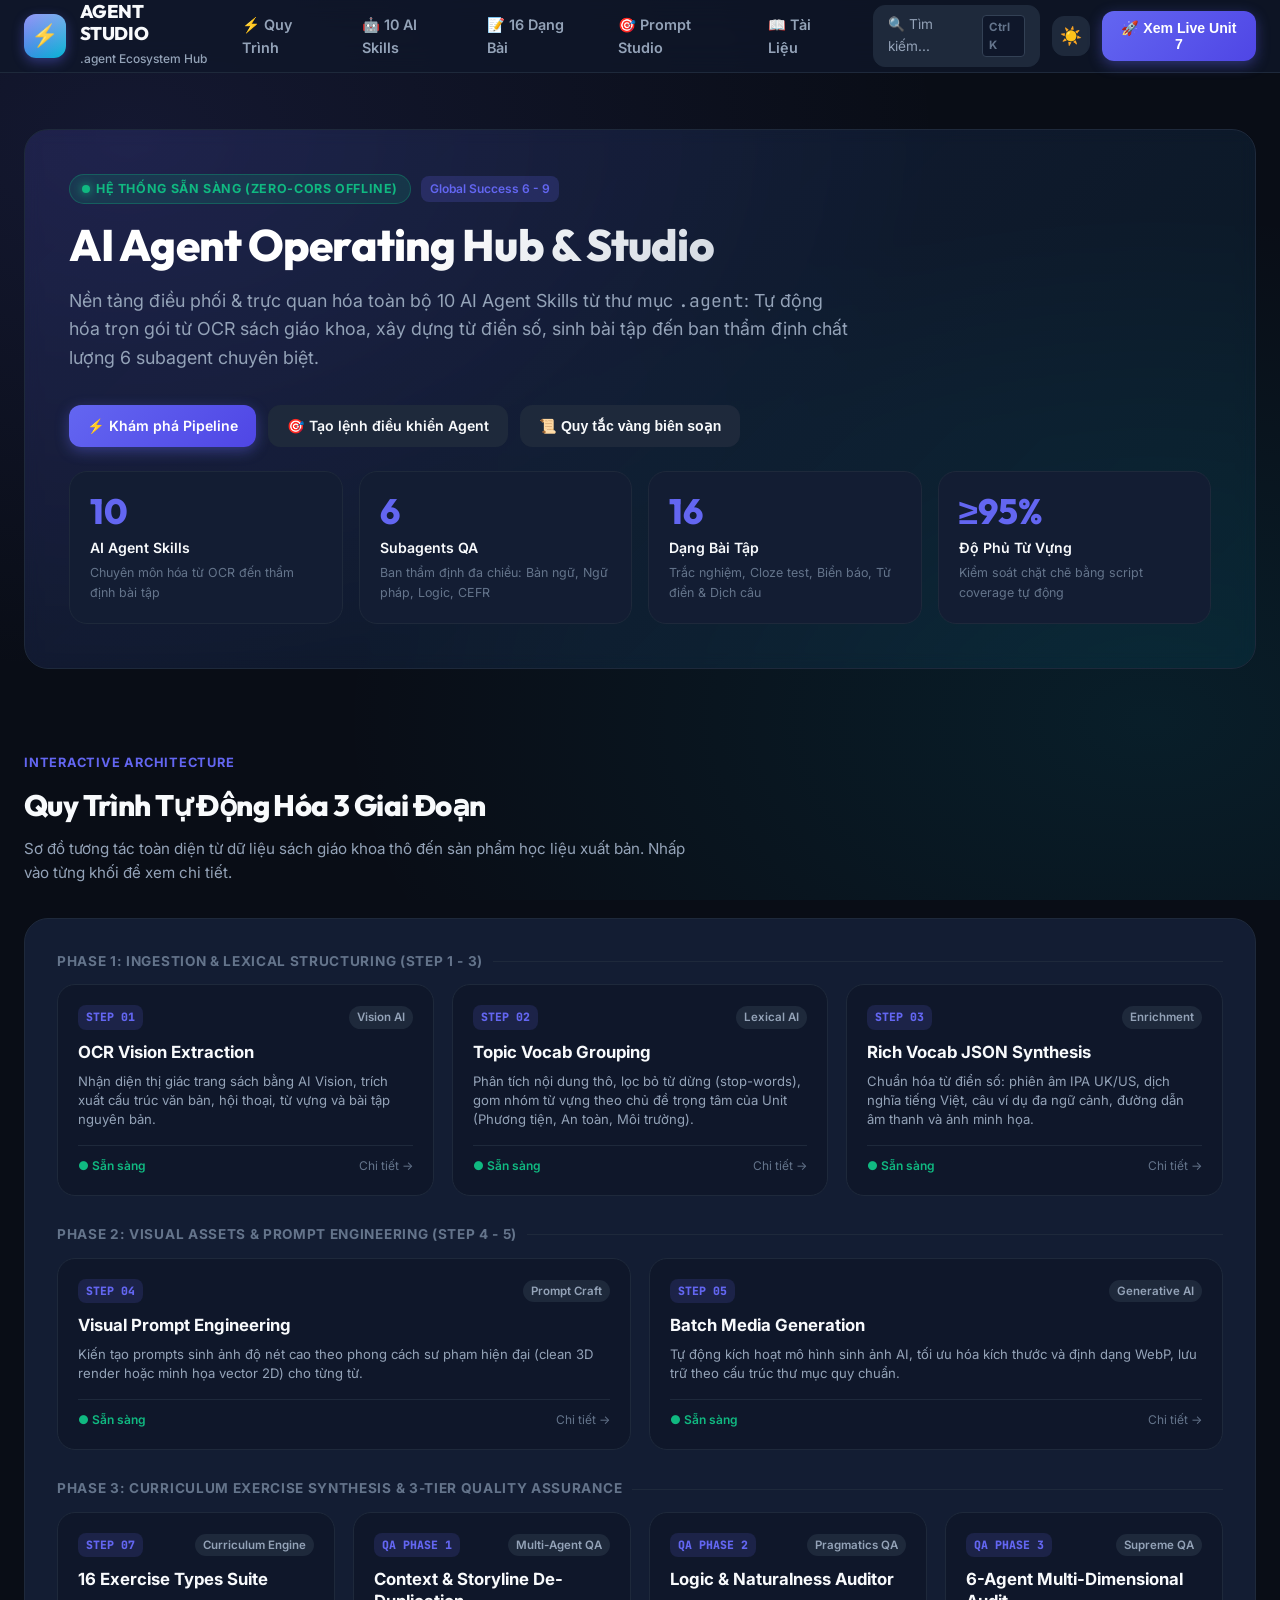
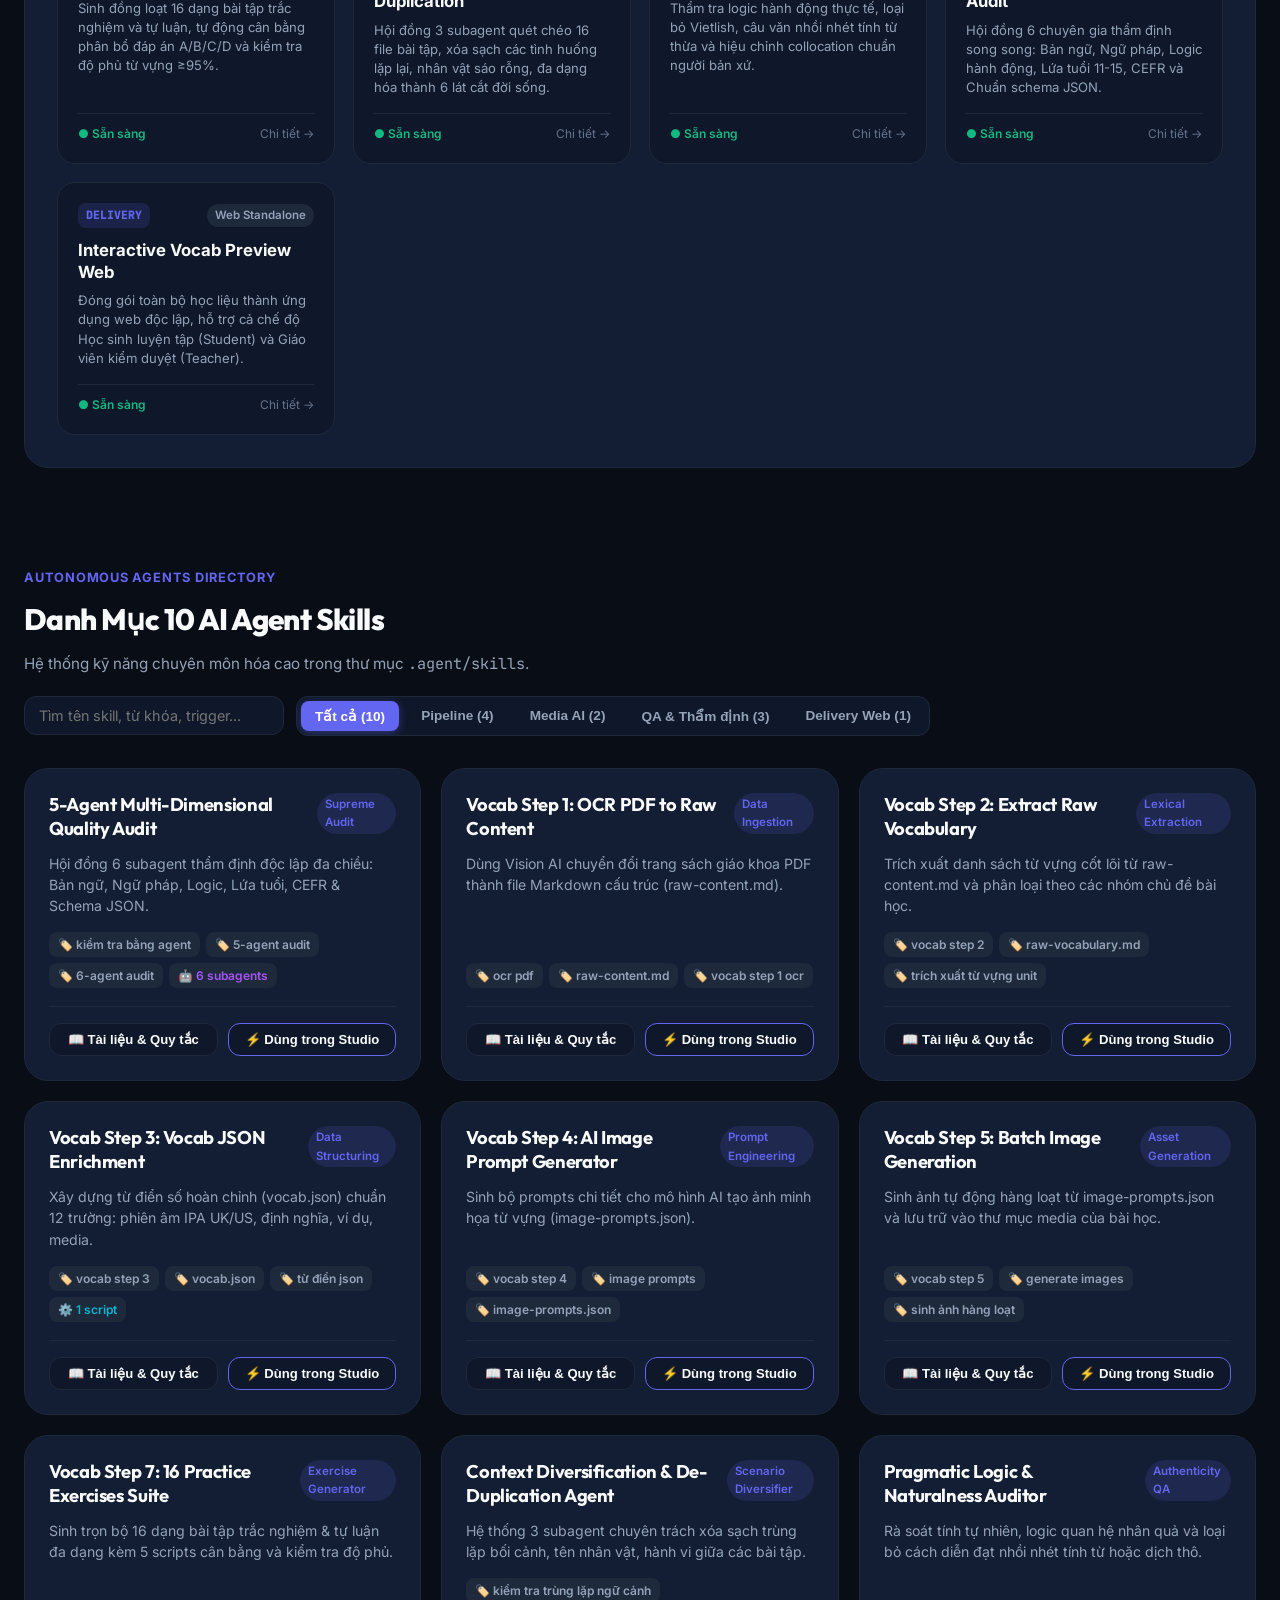
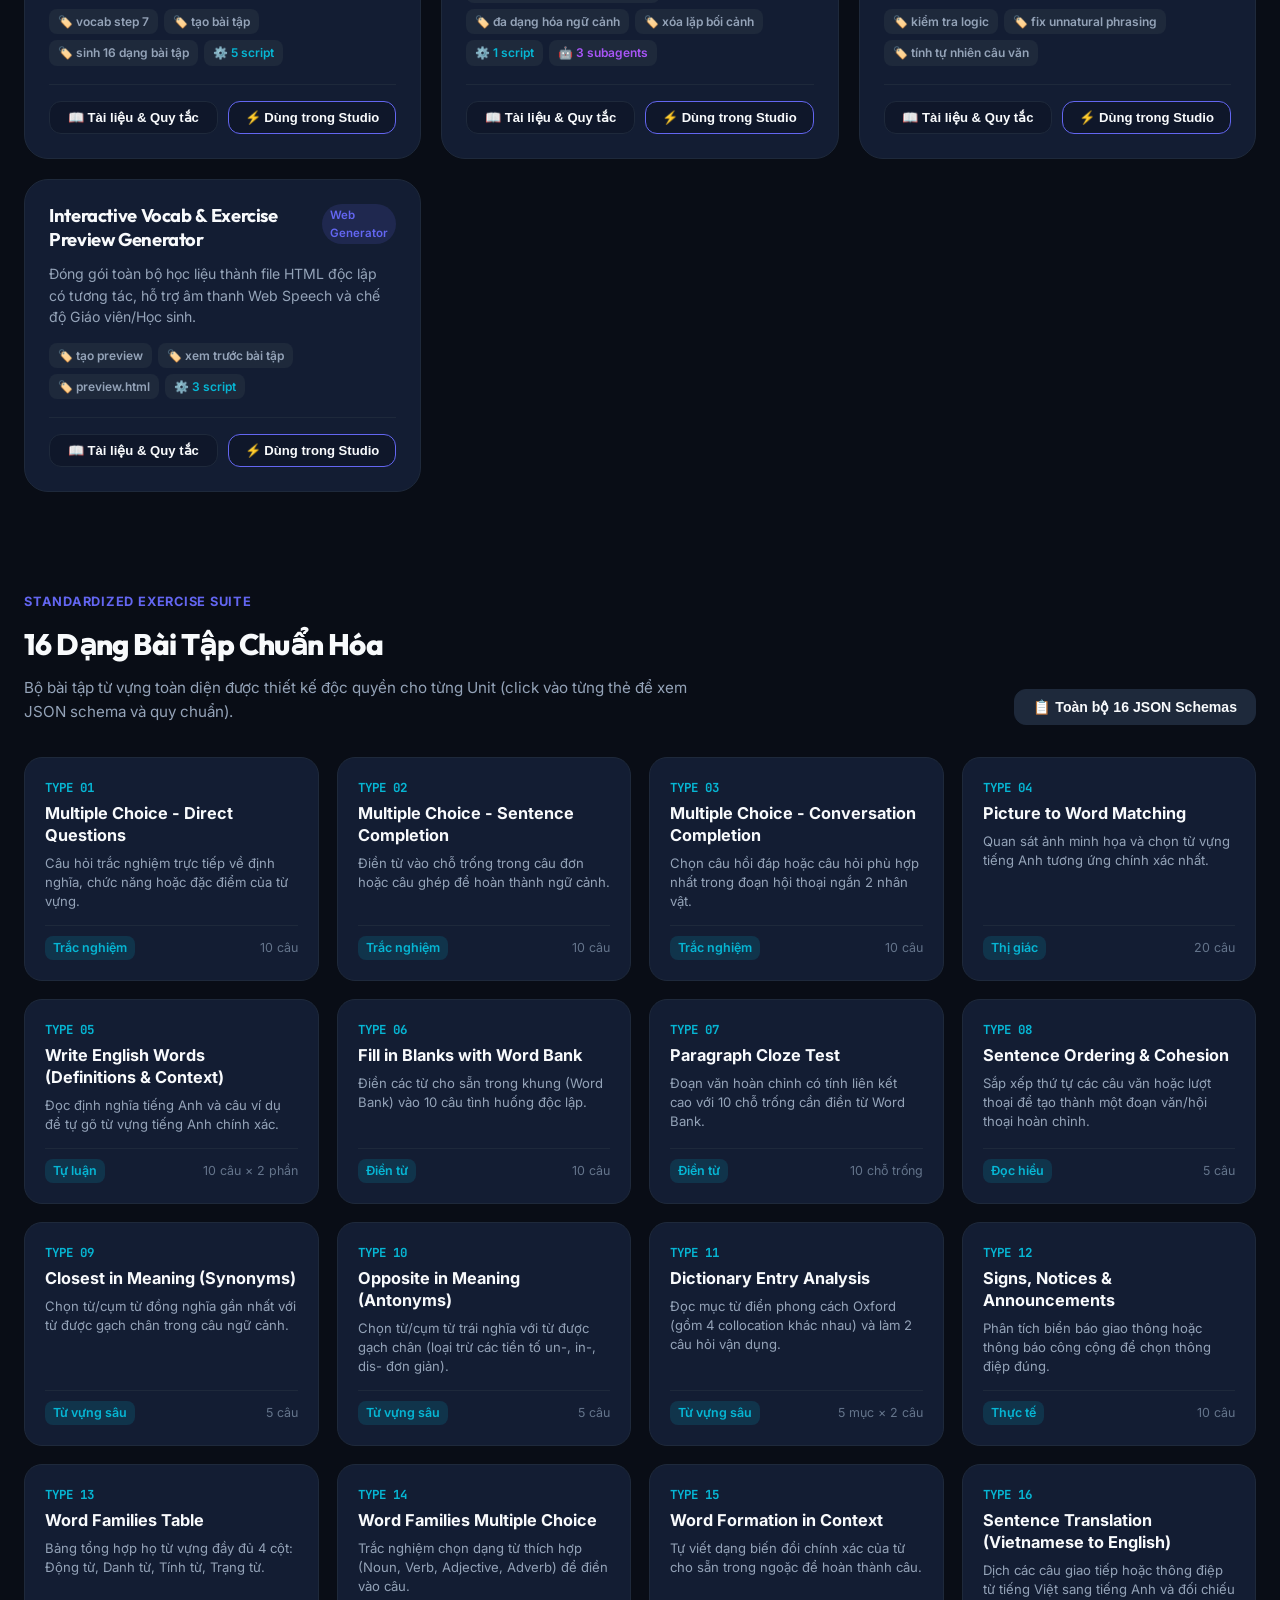
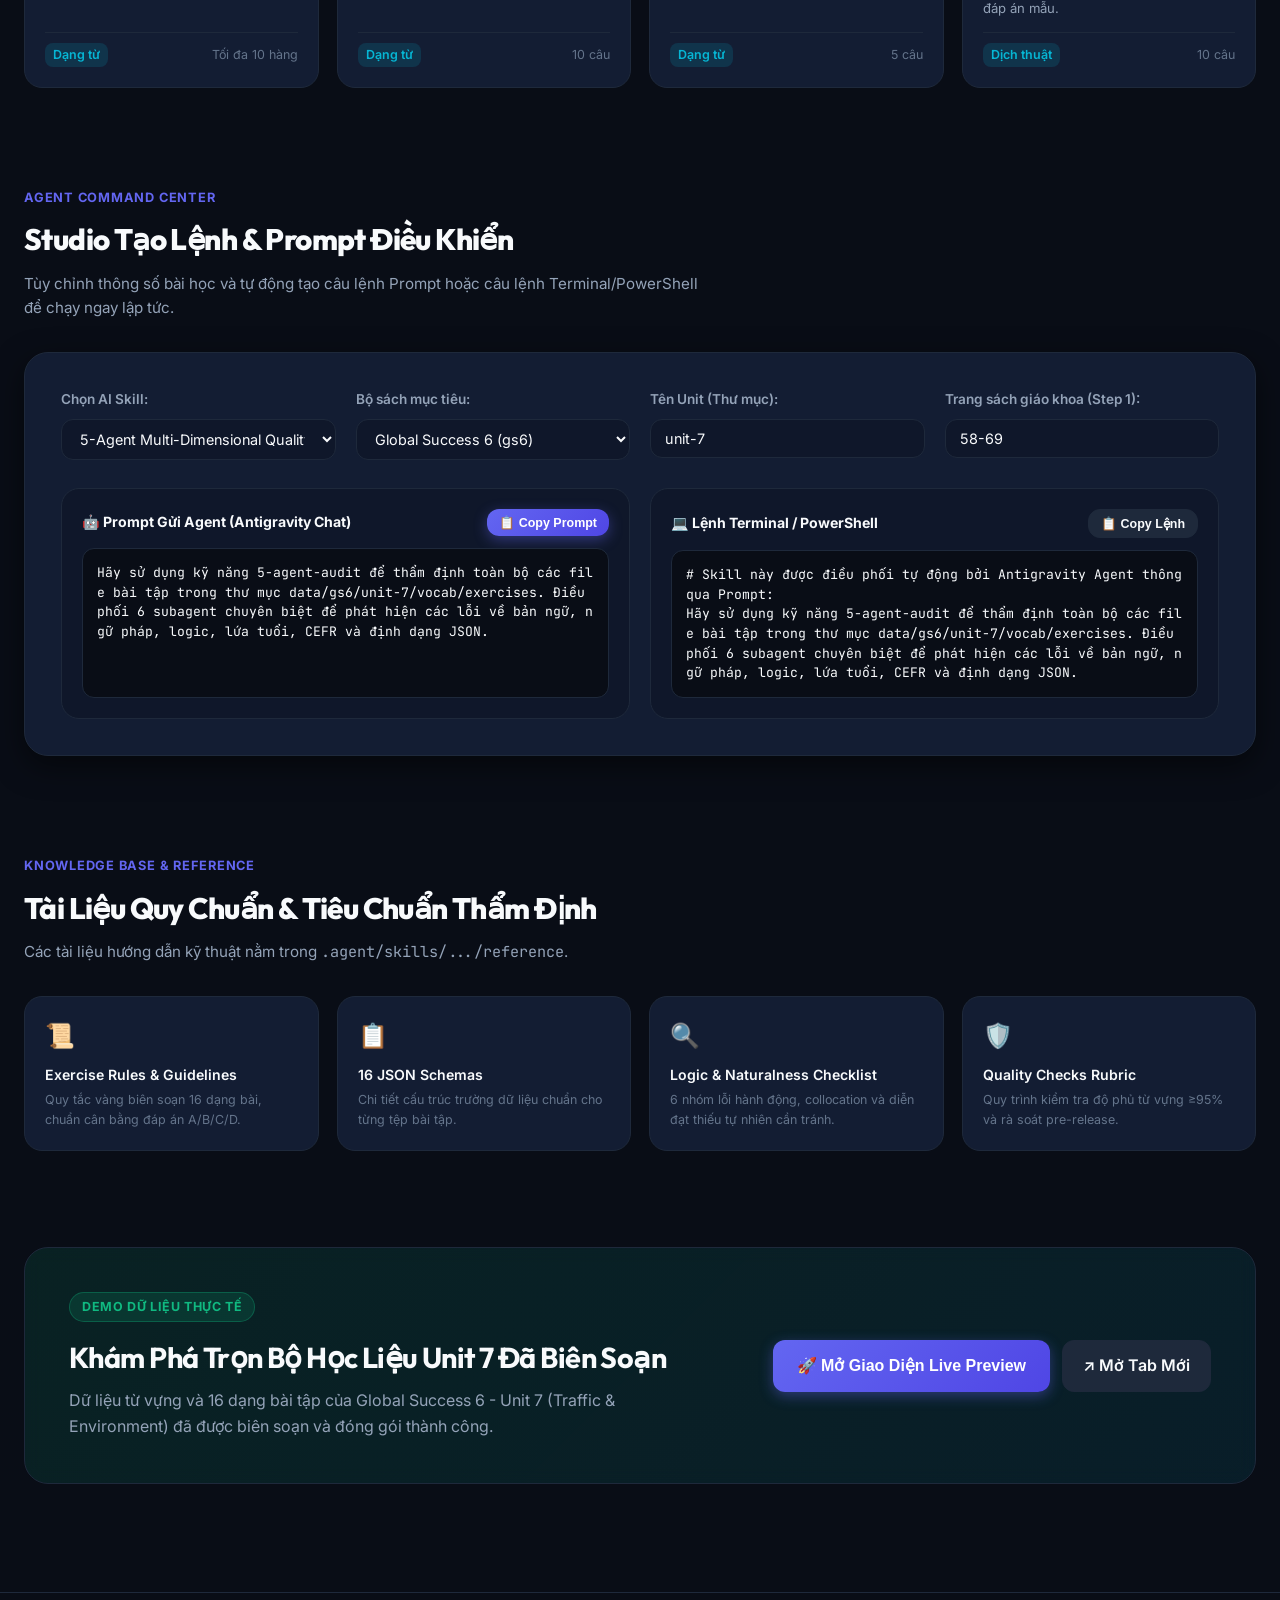
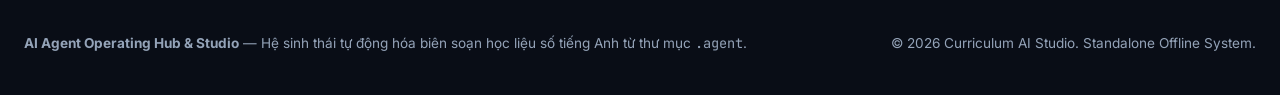
<file: index.html>
<!DOCTYPE html>
<html lang="vi" data-theme="dark">
<head>
  <meta charset="UTF-8">
  <meta name="viewport" content="width=device-width, initial-scale=1.0">
  <title>AI Agent Operating Hub & Studio | .agent Ecosystem</title>
  <meta name="description" content="Trung tâm điều phối và trực quan hóa toàn bộ 10 AI Agent Skills, quy trình 7 bước tạo dữ liệu học liệu và ban thẩm định chất lượng 6 subagent cho chương trình tiếng Anh Global Success.">
  <meta name="keywords" content="AI Agent, Global Success, Vocab Preview, Exercise Generator, Multi-Agent Audit">
  
  <!-- Google Fonts: Outfit (Headings), Inter (Body), JetBrains Mono (Code) -->
  <link rel="preconnect" href="https://fonts.googleapis.com">
  <link rel="preconnect" href="https://fonts.gstatic.com" crossorigin>
  <link href="https://fonts.googleapis.com/css2?family=Inter:wght@300;400;500;600;700;800&family=JetBrains+Mono:wght@400;500;600;700&family=Outfit:wght@400;500;600;700;800;900&display=swap" rel="stylesheet">

  <!-- Core Stylesheet -->
  <link rel="stylesheet" href="assets/css/style.css">
</head>
<body>

  <!-- Top Sticky Header -->
  <header class="app-header">
    <div class="container header-inner">
      <div class="brand" onclick="window.scrollTo({ top: 0, behavior: 'smooth' })">
        <div class="brand-icon">⚡</div>
        <div class="brand-info">
          <h1>AGENT STUDIO</h1>
          <span class="tagline">.agent Ecosystem Hub</span>
        </div>
      </div>

      <ul class="nav-links">
        <li class="nav-item"><a href="#pipeline-section">⚡ Quy Trình</a></li>
        <li class="nav-item"><a href="#skills-section">🤖 10 AI Skills</a></li>
        <li class="nav-item"><a href="#exercise-section">📝 16 Dạng Bài</a></li>
        <li class="nav-item"><a href="#studio-section">🎯 Prompt Studio</a></li>
        <li class="nav-item"><a href="#docs-section">📖 Tài Liệu</a></li>
      </ul>

      <div class="nav-actions">
        <div class="search-trigger-btn" onclick="document.getElementById('global-search-input')?.focus()">
          <span>🔍 Tìm kiếm...</span>
          <span class="kbd-shortcut">Ctrl K</span>
        </div>

        <button class="btn-icon" id="theme-toggle-btn" title="Chuyển đổi giao diện Sáng / Tối">
          <span id="theme-icon">☀️</span>
        </button>

        <button class="btn-primary" onclick="openLivePreview()" title="Mở bản xem trước Unit 7 thực tế">
          🚀 Xem Live Unit 7
        </button>
      </div>
    </div>
  </header>

  <!-- Main Content Container -->
  <main class="container">

    <!-- Hero Section -->
    <section class="hero-section">
      <div class="hero-banner">
        <div class="hero-badge-wrap">
          <span class="badge-live">
            <span class="pulse-dot"></span>
            Hệ Thống Sẵn Sàng (Zero-CORS Offline)
          </span>
          <span class="skill-tag" style="background: rgba(99, 102, 241, 0.2); color: var(--primary);">Global Success 6 - 9</span>
        </div>

        <h1 class="hero-title">AI Agent Operating Hub & Studio</h1>
        <p class="hero-subtitle">
          Nền tảng điều phối & trực quan hóa toàn bộ 10 AI Agent Skills từ thư mục <code>.agent</code>: Tự động hóa trọn gói từ OCR sách giáo khoa, xây dựng từ điển số, sinh bài tập đến ban thẩm định chất lượng 6 subagent chuyên biệt.
        </p>

        <div style="display: flex; gap: 12px; flex-wrap: wrap;">
          <a href="#pipeline-section" class="btn-primary">⚡ Khám phá Pipeline</a>
          <a href="#studio-section" class="btn-secondary">🎯 Tạo lệnh điều khiển Agent</a>
          <button class="btn-secondary" onclick="openDocModal('exercise-rules')">📜 Quy tắc vàng biên soạn</button>
        </div>

        <!-- KPI Summary Counter Grid -->
        <div class="kpi-grid">
          <div class="kpi-card">
            <div class="kpi-value">10</div>
            <div class="kpi-label">AI Agent Skills</div>
            <div class="kpi-desc">Chuyên môn hóa từ OCR đến thẩm định bài tập</div>
          </div>
          <div class="kpi-card">
            <div class="kpi-value">6</div>
            <div class="kpi-label">Subagents QA</div>
            <div class="kpi-desc">Ban thẩm định đa chiều: Bản ngữ, Ngữ pháp, Logic, CEFR</div>
          </div>
          <div class="kpi-card">
            <div class="kpi-value">16</div>
            <div class="kpi-label">Dạng Bài Tập</div>
            <div class="kpi-desc">Trắc nghiệm, Cloze test, Biển báo, Từ điển & Dịch câu</div>
          </div>
          <div class="kpi-card">
            <div class="kpi-value">≥95%</div>
            <div class="kpi-label">Độ Phủ Từ Vựng</div>
            <div class="kpi-desc">Kiểm soát chặt chẽ bằng script coverage tự động</div>
          </div>
        </div>
      </div>
    </section>

    <!-- Pipeline Visualizer Section -->
    <section class="section" id="pipeline-section">
      <div class="section-header">
        <div class="section-title-wrap">
          <span class="section-tag">Interactive Architecture</span>
          <h2 class="section-title">Quy Trình Tự Động Hóa 3 Giai Đoạn</h2>
          <p class="section-subtitle">Sơ đồ tương tác toàn diện từ dữ liệu sách giáo khoa thô đến sản phẩm học liệu xuất bản. Nhấp vào từng khối để xem chi tiết.</p>
        </div>
      </div>

      <div class="pipeline-flow-wrapper" id="pipeline-flow-container">
        <!-- Rendered via app.js -->
      </div>
    </section>

    <!-- Skills & Agents Catalog Section -->
    <section class="section" id="skills-section">
      <div class="section-header">
        <div class="section-title-wrap">
          <span class="section-tag">Autonomous Agents Directory</span>
          <h2 class="section-title">Danh Mục 10 AI Agent Skills</h2>
          <p class="section-subtitle">Hệ thống kỹ năng chuyên môn hóa cao trong thư mục <code>.agent/skills</code>.</p>
        </div>

        <div style="display: flex; gap: 12px; align-items: center; flex-wrap: wrap;">
          <input type="text" id="global-search-input" class="form-control" placeholder="Tìm tên skill, từ khóa, trigger..." style="min-width: 260px;">
          
          <div class="filter-tabs">
            <button class="filter-btn active" data-filter="all">Tất cả (10)</button>
            <button class="filter-btn" data-filter="pipeline">Pipeline (4)</button>
            <button class="filter-btn" data-filter="media">Media AI (2)</button>
            <button class="filter-btn" data-filter="quality">QA & Thẩm định (3)</button>
            <button class="filter-btn" data-filter="preview">Delivery Web (1)</button>
          </div>
        </div>
      </div>

      <div class="skills-grid" id="skills-grid-container">
        <!-- Rendered via app.js -->
      </div>
    </section>

    <!-- 16 Exercise Types Matrix Section -->
    <section class="section" id="exercise-section">
      <div class="section-header">
        <div class="section-title-wrap">
          <span class="section-tag">Standardized Exercise Suite</span>
          <h2 class="section-title">16 Dạng Bài Tập Chuẩn Hóa</h2>
          <p class="section-subtitle">Bộ bài tập từ vựng toàn diện được thiết kế độc quyền cho từng Unit (click vào từng thẻ để xem JSON schema và quy chuẩn).</p>
        </div>
        <div>
          <button class="btn-secondary" onclick="openDocModal('json-schemas')">📋 Toàn bộ 16 JSON Schemas</button>
        </div>
      </div>

      <div class="exercise-grid" id="exercise-grid-container">
        <!-- Rendered via app.js -->
      </div>
    </section>

    <!-- Studio Assistant & Prompt Generator Section -->
    <section class="section" id="studio-section">
      <div class="section-header">
        <div class="section-title-wrap">
          <span class="section-tag">Agent Command Center</span>
          <h2 class="section-title">Studio Tạo Lệnh & Prompt Điều Khiển</h2>
          <p class="section-subtitle">Tùy chỉnh thông số bài học và tự động tạo câu lệnh Prompt hoặc câu lệnh Terminal/PowerShell để chạy ngay lập tức.</p>
        </div>
      </div>

      <div class="studio-box">
        <div class="studio-form-grid">
          <div class="form-group">
            <label class="form-label">Chọn AI Skill:</label>
            <select class="form-control" id="studio-skill-select"></select>
          </div>

          <div class="form-group">
            <label class="form-label">Bộ sách mục tiêu:</label>
            <select class="form-control" id="studio-book-select">
              <option value="gs6">Global Success 6 (gs6)</option>
              <option value="gs7">Global Success 7 (gs7)</option>
              <option value="gs8">Global Success 8 (gs8)</option>
              <option value="gs9">Global Success 9 (gs9)</option>
            </select>
          </div>

          <div class="form-group">
            <label class="form-label">Tên Unit (Thư mục):</label>
            <input type="text" class="form-control" id="studio-unit-input" value="unit-7">
          </div>

          <div class="form-group">
            <label class="form-label">Trang sách giáo khoa (Step 1):</label>
            <input type="text" class="form-control" id="studio-pages-input" value="58-69">
          </div>
        </div>

        <div class="output-panel-grid">
          <div class="output-box">
            <div class="output-box-header">
              <span class="output-title">🤖 Prompt Gửi Agent (Antigravity Chat)</span>
              <button class="btn-primary" id="btn-copy-prompt" style="padding: 6px 12px; font-size: 0.78rem;">📋 Copy Prompt</button>
            </div>
            <pre class="code-output" id="generated-prompt-output"></pre>
          </div>

          <div class="output-box">
            <div class="output-box-header">
              <span class="output-title">💻 Lệnh Terminal / PowerShell</span>
              <button class="btn-secondary" id="btn-copy-cli" style="padding: 6px 12px; font-size: 0.78rem;">📋 Copy Lệnh</button>
            </div>
            <pre class="code-output" id="generated-cli-output"></pre>
          </div>
        </div>
      </div>
    </section>

    <!-- Documentation & References Section -->
    <section class="section" id="docs-section">
      <div class="section-header">
        <div class="section-title-wrap">
          <span class="section-tag">Knowledge Base & Reference</span>
          <h2 class="section-title">Tài Liệu Quy Chuẩn & Tiêu Chuẩn Thẩm Định</h2>
          <p class="section-subtitle">Các tài liệu hướng dẫn kỹ thuật nằm trong <code>.agent/skills/.../reference</code>.</p>
        </div>
      </div>

      <div style="display: grid; grid-template-columns: repeat(auto-fit, minmax(280px, 1fr)); gap: 18px;">
        <div class="kpi-card" style="cursor: pointer;" onclick="openDocModal('exercise-rules')">
          <div style="font-size: 1.5rem; margin-bottom: 8px;">📜</div>
          <div class="kpi-label">Exercise Rules & Guidelines</div>
          <div class="kpi-desc">Quy tắc vàng biên soạn 16 dạng bài, chuẩn cân bằng đáp án A/B/C/D.</div>
        </div>

        <div class="kpi-card" style="cursor: pointer;" onclick="openDocModal('json-schemas')">
          <div style="font-size: 1.5rem; margin-bottom: 8px;">📋</div>
          <div class="kpi-label">16 JSON Schemas</div>
          <div class="kpi-desc">Chi tiết cấu trúc trường dữ liệu chuẩn cho từng tệp bài tập.</div>
        </div>

        <div class="kpi-card" style="cursor: pointer;" onclick="openDocModal('logic-checklist')">
          <div style="font-size: 1.5rem; margin-bottom: 8px;">🔍</div>
          <div class="kpi-label">Logic & Naturalness Checklist</div>
          <div class="kpi-desc">6 nhóm lỗi hành động, collocation và diễn đạt thiếu tự nhiên cần tránh.</div>
        </div>

        <div class="kpi-card" style="cursor: pointer;" onclick="openDocModal('quality-checks')">
          <div style="font-size: 1.5rem; margin-bottom: 8px;">🛡️</div>
          <div class="kpi-label">Quality Checks Rubric</div>
          <div class="kpi-desc">Quy trình kiểm tra độ phủ từ vựng ≥95% và rà soát pre-release.</div>
        </div>
      </div>
    </section>

    <!-- Live Unit 7 Preview Showcase Banner -->
    <section class="section">
      <div class="hero-banner" style="background: linear-gradient(135deg, rgba(16, 185, 129, 0.12) 0%, rgba(6, 182, 212, 0.1) 100%);">
        <div style="display: flex; align-items: center; justify-content: space-between; flex-wrap: wrap; gap: 24px;">
          <div>
            <span class="badge-live" style="margin-bottom: 12px;">Demo Dữ Liệu Thực Tế</span>
            <h2 style="font-size: 1.8rem; margin-bottom: 8px;">Khám Phá Trọn Bộ Học Liệu Unit 7 Đã Biên Soạn</h2>
            <p style="color: var(--text-muted); max-width: 600px;">
              Dữ liệu từ vựng và 16 dạng bài tập của Global Success 6 - Unit 7 (Traffic & Environment) đã được biên soạn và đóng gói thành công.
            </p>
          </div>
          <div style="display: flex; gap: 12px;">
            <button class="btn-primary" onclick="openLivePreview()" style="font-size: 1rem; padding: 12px 24px;">
              🚀 Mở Giao Diện Live Preview
            </button>
            <a href="data/gs6/unit-7/vocab/preview.html" target="_blank" class="btn-secondary" style="font-size: 1rem; padding: 12px 20px;">
              ↗️ Mở Tab Mới
            </a>
          </div>
        </div>
      </div>
    </section>

  </main>

  <!-- Common Modal for Skill / Exercise / Document Details -->
  <div class="modal-overlay" id="common-modal">
    <div class="modal-dialog">
      <div class="modal-header">
        <div class="modal-title" id="modal-title">Tiêu đề Modal</div>
        <button class="modal-close-btn" onclick="closeModals()">✕</button>
      </div>
      <div class="modal-body" id="modal-body">
        <!-- Injected via JavaScript -->
      </div>
      <div class="modal-footer">
        <button class="btn-secondary modal-close-action" onclick="closeModals()">Đóng</button>
      </div>
    </div>
  </div>

  <!-- Fullscreen Live Preview Modal -->
  <div class="modal-overlay" id="preview-modal">
    <div class="modal-dialog" style="max-width: 95vw; height: 92vh; max-height: 92vh;">
      <div class="modal-header" style="padding: 12px 20px;">
        <div class="modal-title" style="font-size: 1.1rem; display: flex; align-items: center; gap: 10px;">
          <span>🎓</span>
          <span>Bản Xem Trước Trực Quan: Global Success 6 - Unit 7</span>
        </div>
        <div style="display: flex; align-items: center; gap: 10px;">
          <a href="data/gs6/unit-7/vocab/preview.html" target="_blank" class="btn-secondary" style="padding: 6px 12px; font-size: 0.8rem;">
            Mở Tab Mới ↗
          </a>
          <button class="modal-close-btn" onclick="closeModals()">✕</button>
        </div>
      </div>
      <div style="flex: 1; position: relative; background: #fff;">
        <iframe id="preview-iframe" src="" style="width: 100%; height: 100%; border: none;"></iframe>
      </div>
    </div>
  </div>

  <!-- Footer -->
  <footer class="app-footer">
    <div class="container footer-inner">
      <div>
        <strong>AI Agent Operating Hub & Studio</strong> — Hệ sinh thái tự động hóa biên soạn học liệu số tiếng Anh từ thư mục <code>.agent</code>.
      </div>
      <div>
        © 2026 Curriculum AI Studio. Standalone Offline System.
      </div>
    </div>
  </footer>

  <!-- Scripts -->
  <script src="assets/js/data.js"></script>
  <script src="assets/js/app.js"></script>
</body>
</html>
</file>
<file: assets/css/style.css>
/* ==========================================================================
   AI Agent Operating Hub & Studio - Premium Design System
   Rich Aesthetics: Vibrant Colors, Glassmorphism, Responsive Grid, Dark/Light
   ========================================================================== */

:root {
  /* Color Palette - Dark Mode Default */
  --bg-base: #090d16;
  --bg-surface: #0f172a;
  --bg-card: #131d33;
  --bg-card-hover: #18243f;
  --bg-subtle: #1e293b;
  --bg-glass: rgba(15, 23, 42, 0.75);
  --bg-glass-strong: rgba(19, 29, 51, 0.92);

  --border: #1e293b;
  --border-highlight: #334155;
  --border-focus: #6366f1;

  --text-main: #f8fafc;
  --text-muted: #94a3b8;
  --text-faint: #64748b;
  --text-inverse: #090d16;

  /* Brand Accents */
  --primary: #6366f1;
  --primary-hover: #4f46e5;
  --primary-light: rgba(99, 102, 241, 0.15);
  --primary-glow: rgba(99, 102, 241, 0.4);

  --secondary: #06b6d4;
  --secondary-light: rgba(6, 182, 212, 0.15);
  --secondary-glow: rgba(6, 182, 212, 0.35);

  --accent-purple: #a855f7;
  --accent-purple-light: rgba(168, 85, 247, 0.15);

  --success: #10b981;
  --success-light: rgba(16, 185, 129, 0.15);
  --warning: #f59e0b;
  --warning-light: rgba(245, 158, 11, 0.15);
  --danger: #ef4444;
  --danger-light: rgba(239, 68, 68, 0.15);

  /* Shadows & Elevation */
  --shadow-sm: 0 2px 4px rgba(0, 0, 0, 0.2);
  --shadow-md: 0 4px 14px rgba(0, 0, 0, 0.35);
  --shadow-lg: 0 10px 30px rgba(0, 0, 0, 0.5);
  --shadow-glow: 0 0 25px var(--primary-glow);

  /* Typography */
  --font-display: 'Outfit', -apple-system, BlinkMacSystemFont, sans-serif;
  --font-body: 'Inter', -apple-system, BlinkMacSystemFont, sans-serif;
  --font-mono: 'JetBrains Mono', 'Fira Code', monospace;

  /* Radius */
  --radius-sm: 8px;
  --radius-md: 12px;
  --radius-lg: 18px;
  --radius-xl: 24px;
  --radius-full: 9999px;

  /* Transitions */
  --transition-fast: 0.15s cubic-bezier(0.4, 0, 0.2, 1);
  --transition-normal: 0.25s cubic-bezier(0.4, 0, 0.2, 1);
  --transition-bounce: 0.4s cubic-bezier(0.175, 0.885, 0.32, 1.275);
}

[data-theme="light"] {
  --bg-base: #f8fafc;
  --bg-surface: #ffffff;
  --bg-card: #ffffff;
  --bg-card-hover: #f1f5f9;
  --bg-subtle: #e2e8f0;
  --bg-glass: rgba(255, 255, 255, 0.82);
  --bg-glass-strong: rgba(255, 255, 255, 0.96);

  --border: #e2e8f0;
  --border-highlight: #cbd5e1;
  --border-focus: #4f46e5;

  --text-main: #0f172a;
  --text-muted: #475569;
  --text-faint: #94a3b8;
  --text-inverse: #ffffff;

  --primary: #4f46e5;
  --primary-hover: #4338ca;
  --primary-light: rgba(79, 70, 229, 0.1);
  --primary-glow: rgba(79, 70, 229, 0.25);

  --secondary: #0891b2;
  --secondary-light: rgba(8, 145, 178, 0.1);

  --accent-purple: #9333ea;
  --accent-purple-light: rgba(147, 51, 234, 0.1);

  --shadow-sm: 0 1px 3px rgba(0, 0, 0, 0.08);
  --shadow-md: 0 6px 16px rgba(0, 0, 0, 0.08);
  --shadow-lg: 0 14px 34px rgba(0, 0, 0, 0.12);
  --shadow-glow: 0 0 20px rgba(79, 70, 229, 0.2);
}

/* Reset & Base */
* {
  box-sizing: border-box;
  margin: 0;
  padding: 0;
}

html {
  scroll-behavior: smooth;
}

body {
  background-color: var(--bg-base);
  color: var(--text-main);
  font-family: var(--font-body);
  line-height: 1.6;
  min-height: 100vh;
  overflow-x: hidden;
  background-image: 
    radial-gradient(at 10% 15%, rgba(99, 102, 241, 0.12) 0px, transparent 50%),
    radial-gradient(at 90% 80%, rgba(6, 182, 212, 0.1) 0px, transparent 50%);
  background-attachment: fixed;
  transition: background-color var(--transition-normal), color var(--transition-normal);
}

/* Typography Classes */
h1, h2, h3, h4, .font-display {
  font-family: var(--font-display);
  font-weight: 700;
  letter-spacing: -0.02em;
  color: var(--text-main);
}

a {
  color: var(--primary);
  text-decoration: none;
  transition: color var(--transition-fast);
}

code, pre {
  font-family: var(--font-mono);
}

/* Container */
.container {
  width: 100%;
  max-width: 1380px;
  margin: 0 auto;
  padding: 0 24px;
}

/* Header & Navigation */
header.app-header {
  position: sticky;
  top: 0;
  z-index: 1000;
  background: var(--bg-glass);
  backdrop-filter: blur(16px);
  -webkit-backdrop-filter: blur(16px);
  border-bottom: 1px solid var(--border);
  transition: all var(--transition-fast);
}

.header-inner {
  display: flex;
  align-items: center;
  justify-content: space-between;
  height: 72px;
  gap: 20px;
}

.brand {
  display: flex;
  align-items: center;
  gap: 14px;
  cursor: pointer;
}

.brand-icon {
  width: 44px;
  height: 44px;
  border-radius: var(--radius-md);
  background: linear-gradient(135deg, var(--primary), var(--secondary));
  display: flex;
  align-items: center;
  justify-content: center;
  color: #fff;
  font-size: 22px;
  box-shadow: 0 4px 12px var(--primary-glow);
  position: relative;
  overflow: hidden;
}

.brand-icon::after {
  content: '';
  position: absolute;
  top: 0; left: 0; right: 0; bottom: 0;
  background: linear-gradient(180deg, rgba(255,255,255,0.3) 0%, transparent 100%);
}

.brand-info h1 {
  font-size: 1.15rem;
  font-weight: 800;
  line-height: 1.2;
}

.brand-info .tagline {
  font-size: 0.75rem;
  color: var(--text-muted);
  font-weight: 500;
}

.nav-links {
  display: flex;
  align-items: center;
  gap: 8px;
  list-style: none;
}

.nav-item a {
  padding: 8px 14px;
  font-size: 0.9rem;
  font-weight: 600;
  color: var(--text-muted);
  border-radius: var(--radius-sm);
  transition: all var(--transition-fast);
  display: flex;
  align-items: center;
  gap: 6px;
}

.nav-item a:hover, .nav-item.active a {
  color: var(--text-main);
  background: var(--primary-light);
}

.nav-actions {
  display: flex;
  align-items: center;
  gap: 12px;
}

/* Quick Search Button */
.search-trigger-btn {
  display: flex;
  align-items: center;
  gap: 10px;
  padding: 8px 14px;
  background: var(--bg-subtle);
  border: 1px solid var(--border);
  border-radius: var(--radius-md);
  color: var(--text-muted);
  font-size: 0.85rem;
  cursor: pointer;
  transition: all var(--transition-fast);
}

.search-trigger-btn:hover {
  border-color: var(--border-focus);
  color: var(--text-main);
}

.kbd-shortcut {
  background: var(--bg-surface);
  border: 1px solid var(--border-highlight);
  padding: 2px 6px;
  border-radius: 4px;
  font-size: 0.72rem;
  font-weight: 700;
  color: var(--text-faint);
}

/* Theme Toggle Button */
.btn-icon {
  width: 40px;
  height: 40px;
  border-radius: var(--radius-md);
  background: var(--bg-subtle);
  border: 1px solid var(--border);
  color: var(--text-main);
  display: flex;
  align-items: center;
  justify-content: center;
  cursor: pointer;
  transition: all var(--transition-fast);
  font-size: 1.1rem;
}

.btn-icon:hover {
  background: var(--primary-light);
  border-color: var(--primary);
  color: var(--primary);
  transform: translateY(-1px);
}

.btn-primary {
  display: inline-flex;
  align-items: center;
  justify-content: center;
  gap: 8px;
  padding: 9px 18px;
  background: linear-gradient(135deg, var(--primary), var(--primary-hover));
  color: #fff;
  font-weight: 600;
  font-size: 0.88rem;
  border-radius: var(--radius-md);
  border: none;
  cursor: pointer;
  box-shadow: 0 4px 14px var(--primary-glow);
  transition: all var(--transition-fast);
}

.btn-primary:hover {
  transform: translateY(-2px);
  box-shadow: 0 6px 18px var(--primary-glow);
  color: #fff;
}

.btn-secondary {
  display: inline-flex;
  align-items: center;
  justify-content: center;
  gap: 8px;
  padding: 9px 18px;
  background: var(--bg-subtle);
  color: var(--text-main);
  font-weight: 600;
  font-size: 0.88rem;
  border-radius: var(--radius-md);
  border: 1px solid var(--border);
  cursor: pointer;
  transition: all var(--transition-fast);
}

.btn-secondary:hover {
  background: var(--bg-card-hover);
  border-color: var(--border-highlight);
  transform: translateY(-1px);
}

/* Hero Section */
.hero-section {
  padding: 56px 0 32px;
  position: relative;
}

.hero-banner {
  background: linear-gradient(135deg, rgba(99, 102, 241, 0.15) 0%, rgba(6, 182, 212, 0.08) 100%);
  border: 1px solid var(--border);
  border-radius: var(--radius-xl);
  padding: 44px;
  position: relative;
  overflow: hidden;
  backdrop-filter: blur(8px);
}

.hero-badge-wrap {
  display: flex;
  align-items: center;
  gap: 10px;
  margin-bottom: 16px;
}

.badge-live {
  display: inline-flex;
  align-items: center;
  gap: 6px;
  padding: 4px 12px;
  background: var(--success-light);
  border: 1px solid rgba(16, 185, 129, 0.3);
  border-radius: var(--radius-full);
  font-size: 0.78rem;
  font-weight: 700;
  color: var(--success);
  text-transform: uppercase;
  letter-spacing: 0.05em;
}

.pulse-dot {
  width: 8px;
  height: 8px;
  border-radius: 50%;
  background: var(--success);
  box-shadow: 0 0 10px var(--success);
  animation: pulse 2s infinite;
}

@keyframes pulse {
  0% { transform: scale(0.9); opacity: 0.8; }
  50% { transform: scale(1.3); opacity: 1; box-shadow: 0 0 14px var(--success); }
  100% { transform: scale(0.9); opacity: 0.8; }
}

.hero-title {
  font-size: 2.75rem;
  font-weight: 800;
  line-height: 1.15;
  margin-bottom: 16px;
  background: linear-gradient(135deg, #ffffff 30%, #94a3b8 100%);
  -webkit-background-clip: text;
  -webkit-text-fill-color: transparent;
}

[data-theme="light"] .hero-title {
  background: linear-gradient(135deg, #0f172a 30%, #475569 100%);
  -webkit-background-clip: text;
  -webkit-text-fill-color: transparent;
}

.hero-subtitle {
  font-size: 1.12rem;
  color: var(--text-muted);
  max-width: 780px;
  margin-bottom: 32px;
  line-height: 1.6;
}

/* KPI Counter Stats Grid */
.kpi-grid {
  display: grid;
  grid-template-columns: repeat(auto-fit, minmax(200px, 1fr));
  gap: 16px;
  margin-top: 24px;
}

.kpi-card {
  background: var(--bg-card);
  border: 1px solid var(--border);
  border-radius: var(--radius-lg);
  padding: 20px;
  transition: all var(--transition-normal);
  position: relative;
  overflow: hidden;
}

.kpi-card:hover {
  transform: translateY(-3px);
  border-color: var(--primary);
  box-shadow: var(--shadow-md);
}

.kpi-card::before {
  content: '';
  position: absolute;
  top: 0; left: 0; right: 0; height: 3px;
  background: linear-gradient(90deg, var(--primary), var(--secondary));
  opacity: 0;
  transition: opacity var(--transition-fast);
}

.kpi-card:hover::before {
  opacity: 1;
}

.kpi-value {
  font-size: 2.2rem;
  font-weight: 800;
  font-family: var(--font-display);
  color: var(--primary);
  line-height: 1.1;
  margin-bottom: 6px;
}

.kpi-label {
  font-size: 0.88rem;
  font-weight: 600;
  color: var(--text-main);
  margin-bottom: 4px;
}

.kpi-desc {
  font-size: 0.78rem;
  color: var(--text-faint);
}

/* Section Common Layout */
.section {
  padding: 48px 0;
}

.section-header {
  display: flex;
  align-items: flex-end;
  justify-content: space-between;
  margin-bottom: 32px;
  gap: 20px;
  flex-wrap: wrap;
}

.section-title-wrap {
  max-width: 680px;
}

.section-tag {
  display: inline-block;
  font-size: 0.8rem;
  font-weight: 700;
  color: var(--primary);
  text-transform: uppercase;
  letter-spacing: 0.06em;
  margin-bottom: 8px;
}

.section-title {
  font-size: 1.85rem;
  font-weight: 800;
  margin-bottom: 8px;
}

.section-subtitle {
  font-size: 0.95rem;
  color: var(--text-muted);
}

/* Pipeline Flowchart Visualizer */
.pipeline-flow-wrapper {
  background: var(--bg-card);
  border: 1px solid var(--border);
  border-radius: var(--radius-xl);
  padding: 32px;
  position: relative;
  overflow-x: auto;
}

.pipeline-tracks-container {
  display: flex;
  flex-direction: column;
  gap: 28px;
  min-width: 960px;
}

.track-label {
  display: flex;
  align-items: center;
  gap: 10px;
  font-size: 0.85rem;
  font-weight: 700;
  text-transform: uppercase;
  letter-spacing: 0.05em;
  color: var(--text-faint);
  margin-bottom: 12px;
}

.track-label::after {
  content: '';
  flex: 1;
  height: 1px;
  background: var(--border);
}

.nodes-row {
  display: grid;
  grid-template-columns: repeat(auto-fit, minmax(220px, 1fr));
  gap: 18px;
  position: relative;
}

.node-card {
  background: var(--bg-surface);
  border: 1px solid var(--border);
  border-radius: var(--radius-lg);
  padding: 20px;
  cursor: pointer;
  transition: all var(--transition-fast);
  position: relative;
  display: flex;
  flex-direction: column;
}

.node-card:hover {
  transform: translateY(-3px);
  border-color: var(--primary);
  box-shadow: 0 8px 24px rgba(99, 102, 241, 0.2);
}

.node-card.active {
  border-color: var(--primary);
  box-shadow: 0 0 0 2px var(--primary-light), 0 8px 24px rgba(99, 102, 241, 0.25);
  background: var(--bg-card-hover);
}

.node-header {
  display: flex;
  align-items: center;
  justify-content: space-between;
  margin-bottom: 12px;
}

.node-step-tag {
  font-size: 0.72rem;
  font-weight: 800;
  text-transform: uppercase;
  padding: 3px 8px;
  border-radius: var(--radius-sm);
  background: var(--primary-light);
  color: var(--primary);
  font-family: var(--font-mono);
}

.node-badge {
  font-size: 0.72rem;
  font-weight: 600;
  padding: 2px 8px;
  border-radius: var(--radius-full);
  background: var(--bg-subtle);
  color: var(--text-muted);
}

.node-title {
  font-size: 1.05rem;
  font-weight: 700;
  margin-bottom: 8px;
  line-height: 1.3;
}

.node-desc {
  font-size: 0.82rem;
  color: var(--text-muted);
  line-height: 1.45;
  margin-bottom: 16px;
  flex: 1;
}

.node-footer {
  display: flex;
  align-items: center;
  justify-content: space-between;
  font-size: 0.75rem;
  color: var(--text-faint);
  border-top: 1px solid var(--border);
  padding-top: 10px;
}

.node-status-ready {
  display: flex;
  align-items: center;
  gap: 6px;
  color: var(--success);
  font-weight: 600;
}

/* Skills Catalog Directory */
.filter-tabs {
  display: flex;
  gap: 8px;
  background: var(--bg-surface);
  padding: 4px;
  border-radius: var(--radius-md);
  border: 1px solid var(--border);
  overflow-x: auto;
}

.filter-btn {
  padding: 7px 14px;
  font-size: 0.85rem;
  font-weight: 600;
  background: transparent;
  color: var(--text-muted);
  border: none;
  border-radius: var(--radius-sm);
  cursor: pointer;
  transition: all var(--transition-fast);
  white-space: nowrap;
}

.filter-btn:hover {
  color: var(--text-main);
}

.filter-btn.active {
  background: var(--primary);
  color: #fff;
  box-shadow: 0 2px 8px var(--primary-glow);
}

.skills-grid {
  display: grid;
  grid-template-columns: repeat(auto-fill, minmax(360px, 1fr));
  gap: 20px;
  margin-top: 24px;
}

.skill-card {
  background: var(--bg-card);
  border: 1px solid var(--border);
  border-radius: var(--radius-xl);
  padding: 24px;
  transition: all var(--transition-normal);
  display: flex;
  flex-direction: column;
  position: relative;
}

.skill-card:hover {
  transform: translateY(-4px);
  border-color: var(--border-highlight);
  box-shadow: var(--shadow-lg);
}

.skill-card-top {
  display: flex;
  align-items: flex-start;
  justify-content: space-between;
  gap: 12px;
  margin-bottom: 12px;
}

.skill-title {
  font-size: 1.15rem;
  font-weight: 700;
  line-height: 1.3;
}

.skill-desc {
  font-size: 0.88rem;
  color: var(--text-muted);
  line-height: 1.5;
  margin-bottom: 16px;
  flex: 1;
}

.skill-meta-tags {
  display: flex;
  flex-wrap: wrap;
  gap: 6px;
  margin-bottom: 18px;
}

.skill-tag {
  font-size: 0.75rem;
  font-weight: 600;
  padding: 3px 9px;
  border-radius: var(--radius-sm);
  background: var(--bg-subtle);
  color: var(--text-muted);
}

.skill-actions {
  display: flex;
  gap: 10px;
  border-top: 1px solid var(--border);
  padding-top: 16px;
}

.btn-card-action {
  flex: 1;
  padding: 8px 12px;
  font-size: 0.82rem;
  font-weight: 600;
  border-radius: var(--radius-md);
  border: 1px solid var(--border);
  background: var(--bg-surface);
  color: var(--text-main);
  cursor: pointer;
  transition: all var(--transition-fast);
  display: inline-flex;
  align-items: center;
  justify-content: center;
  gap: 6px;
}

.btn-card-action:hover {
  background: var(--primary-light);
  border-color: var(--primary);
  color: var(--primary);
}

/* 16 Exercise Matrix */
.exercise-grid {
  display: grid;
  grid-template-columns: repeat(auto-fill, minmax(290px, 1fr));
  gap: 18px;
}

.exercise-card {
  background: var(--bg-card);
  border: 1px solid var(--border);
  border-radius: var(--radius-lg);
  padding: 20px;
  transition: all var(--transition-fast);
  cursor: pointer;
  display: flex;
  flex-direction: column;
}

.exercise-card:hover {
  transform: translateY(-3px);
  border-color: var(--secondary);
  box-shadow: 0 6px 20px rgba(6, 182, 212, 0.15);
}

.exercise-number {
  font-family: var(--font-mono);
  font-size: 0.78rem;
  font-weight: 700;
  color: var(--secondary);
  margin-bottom: 4px;
}

.exercise-title {
  font-size: 1.02rem;
  font-weight: 700;
  margin-bottom: 8px;
  line-height: 1.35;
}

.exercise-desc {
  font-size: 0.82rem;
  color: var(--text-muted);
  line-height: 1.45;
  margin-bottom: 14px;
  flex: 1;
}

.exercise-footer {
  display: flex;
  align-items: center;
  justify-content: space-between;
  border-top: 1px solid var(--border);
  padding-top: 10px;
  font-size: 0.78rem;
  color: var(--text-faint);
}

.exercise-badge {
  font-weight: 600;
  padding: 2px 8px;
  border-radius: var(--radius-sm);
  background: var(--secondary-light);
  color: var(--secondary);
}

/* Prompt & Command Generator Studio */
.studio-box {
  background: var(--bg-card);
  border: 1px solid var(--border);
  border-radius: var(--radius-xl);
  padding: 36px;
  box-shadow: var(--shadow-lg);
}

.studio-form-grid {
  display: grid;
  grid-template-columns: repeat(auto-fit, minmax(220px, 1fr));
  gap: 20px;
  margin-bottom: 28px;
}

.form-group {
  display: flex;
  flex-direction: column;
  gap: 8px;
}

.form-label {
  font-size: 0.85rem;
  font-weight: 600;
  color: var(--text-muted);
}

.form-control {
  padding: 10px 14px;
  background: var(--bg-surface);
  border: 1px solid var(--border);
  border-radius: var(--radius-md);
  color: var(--text-main);
  font-size: 0.9rem;
  font-family: var(--font-body);
  transition: all var(--transition-fast);
}

.form-control:focus {
  outline: none;
  border-color: var(--border-focus);
  box-shadow: 0 0 0 3px var(--primary-light);
}

.output-panel-grid {
  display: grid;
  grid-template-columns: 1fr 1fr;
  gap: 20px;
}

@media (max-width: 900px) {
  .output-panel-grid {
    grid-template-columns: 1fr;
  }
}

.output-box {
  background: var(--bg-surface);
  border: 1px solid var(--border);
  border-radius: var(--radius-lg);
  padding: 20px;
  display: flex;
  flex-direction: column;
}

.output-box-header {
  display: flex;
  align-items: center;
  justify-content: space-between;
  margin-bottom: 12px;
}

.output-title {
  font-size: 0.88rem;
  font-weight: 700;
  display: flex;
  align-items: center;
  gap: 8px;
}

.code-output {
  background: var(--bg-base);
  border: 1px solid var(--border);
  border-radius: var(--radius-md);
  padding: 14px;
  font-size: 0.82rem;
  color: var(--text-main);
  line-height: 1.5;
  white-space: pre-wrap;
  word-break: break-all;
  flex: 1;
  max-height: 240px;
  overflow-y: auto;
}

/* Modals & Drawers */
.modal-overlay {
  position: fixed;
  top: 0; left: 0; right: 0; bottom: 0;
  background: rgba(0, 0, 0, 0.75);
  backdrop-filter: blur(8px);
  z-index: 2000;
  display: flex;
  align-items: center;
  justify-content: center;
  padding: 20px;
  opacity: 0;
  pointer-events: none;
  transition: opacity var(--transition-normal);
}

.modal-overlay.open {
  opacity: 1;
  pointer-events: auto;
}

.modal-dialog {
  background: var(--bg-surface);
  border: 1px solid var(--border);
  border-radius: var(--radius-xl);
  width: 100%;
  max-width: 860px;
  max-height: 85vh;
  display: flex;
  flex-direction: column;
  box-shadow: var(--shadow-lg);
  transform: translateY(20px) scale(0.98);
  transition: transform var(--transition-normal);
  overflow: hidden;
}

.modal-overlay.open .modal-dialog {
  transform: translateY(0) scale(1);
}

.modal-header {
  display: flex;
  align-items: center;
  justify-content: space-between;
  padding: 20px 24px;
  border-bottom: 1px solid var(--border);
}

.modal-title {
  font-size: 1.25rem;
  font-weight: 700;
}

.modal-close-btn {
  background: transparent;
  border: none;
  font-size: 1.5rem;
  color: var(--text-muted);
  cursor: pointer;
  padding: 4px;
  line-height: 1;
  border-radius: var(--radius-sm);
  transition: all var(--transition-fast);
}

.modal-close-btn:hover {
  color: var(--text-main);
  background: var(--bg-subtle);
}

.modal-body {
  padding: 24px;
  overflow-y: auto;
  flex: 1;
}

.modal-footer {
  padding: 16px 24px;
  border-top: 1px solid var(--border);
  display: flex;
  justify-content: flex-end;
  gap: 12px;
}

/* Toast Notifications */
.toast-container {
  position: fixed;
  bottom: 24px;
  right: 24px;
  z-index: 3000;
  display: flex;
  flex-direction: column;
  gap: 10px;
}

.toast {
  background: var(--bg-card);
  border: 1px solid var(--border-focus);
  color: var(--text-main);
  padding: 12px 18px;
  border-radius: var(--radius-md);
  box-shadow: var(--shadow-lg);
  display: flex;
  align-items: center;
  gap: 10px;
  font-size: 0.88rem;
  animation: slideInUp 0.3s ease-out;
}

@keyframes slideInUp {
  from { transform: translateY(20px); opacity: 0; }
  to { transform: translateY(0); opacity: 1; }
}

/* Footer */
footer.app-footer {
  border-top: 1px solid var(--border);
  padding: 40px 0;
  margin-top: 60px;
  font-size: 0.85rem;
  color: var(--text-muted);
}

.footer-inner {
  display: flex;
  align-items: center;
  justify-content: space-between;
  flex-wrap: wrap;
  gap: 20px;
}

/* Responsive */
@media (max-width: 768px) {
  .header-inner {
    height: auto;
    padding: 14px 0;
    flex-wrap: wrap;
  }
  .nav-links {
    display: none;
  }
  .hero-banner {
    padding: 24px;
  }
  .hero-title {
    font-size: 2rem;
  }
}
</file>
